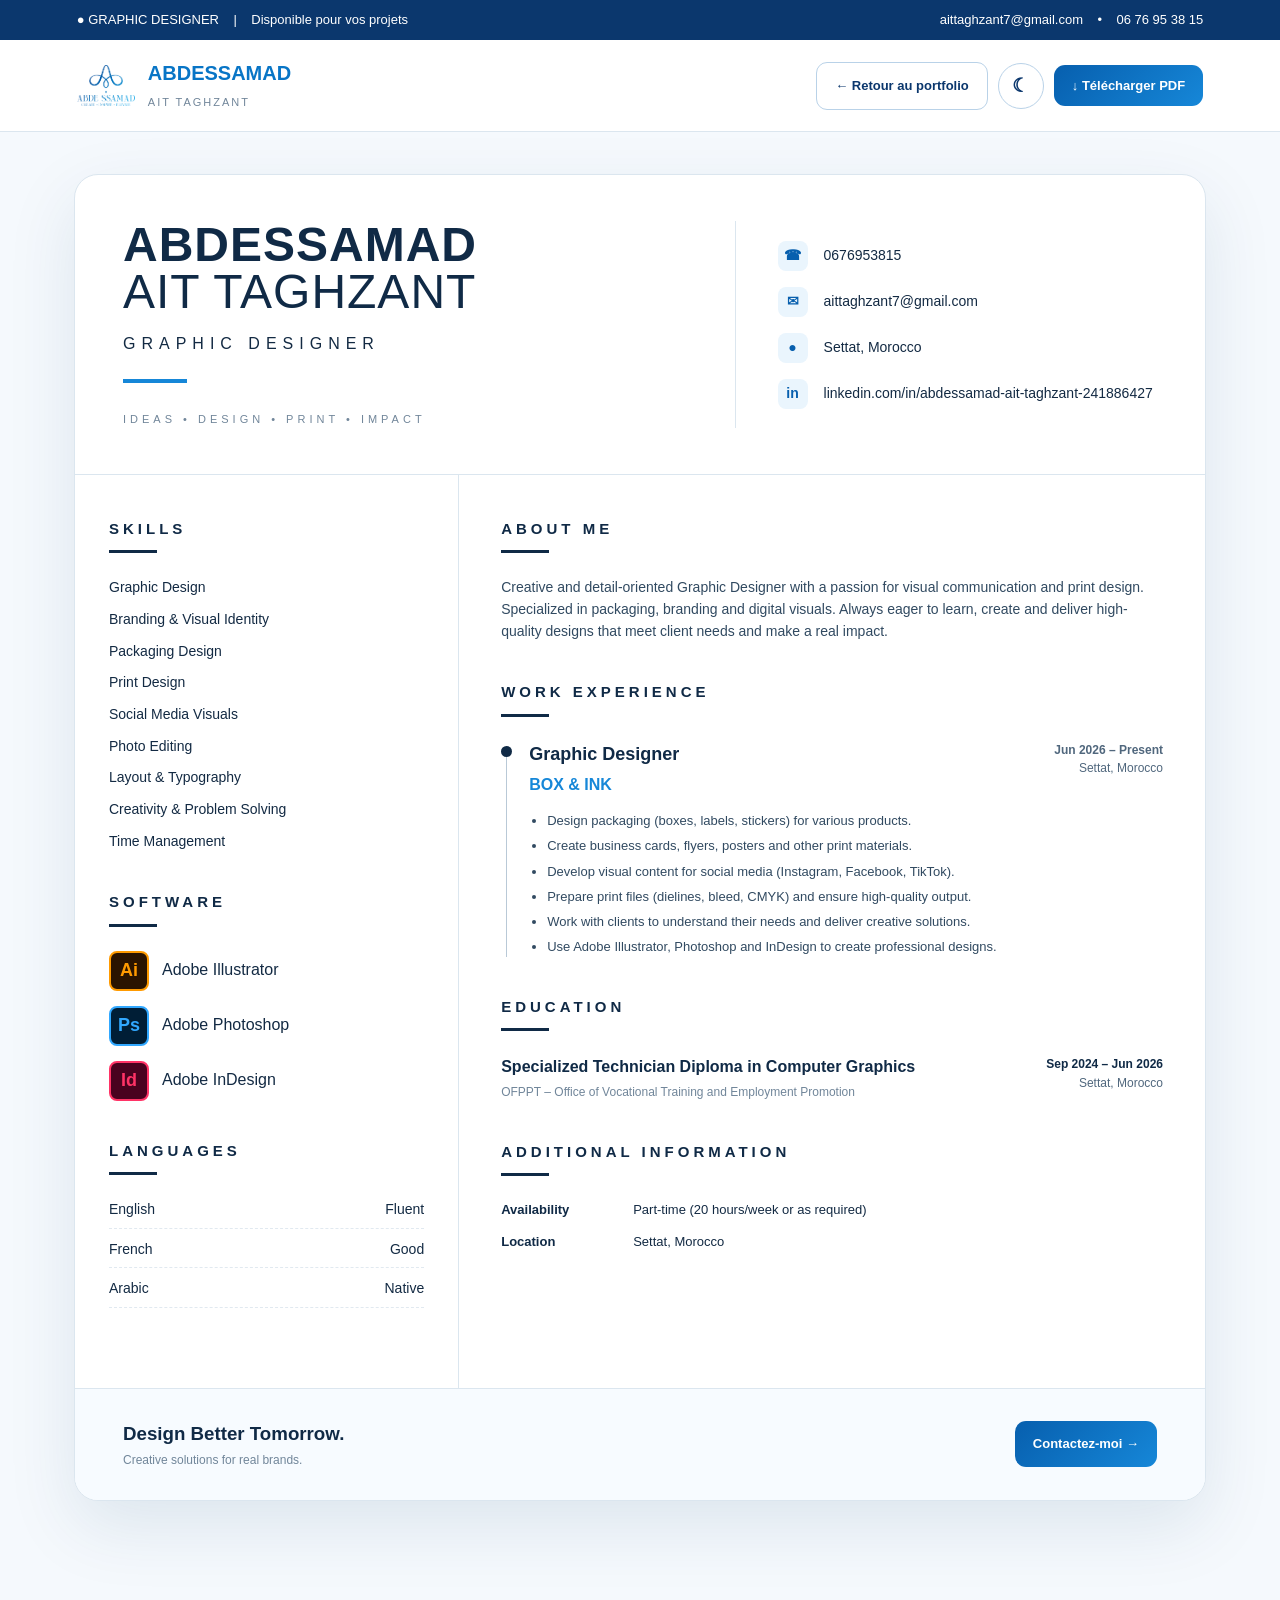
<file: cv.html>
<!DOCTYPE html>
<html lang="fr">
<head>
<meta charset="UTF-8">
<meta name="viewport" content="width=device-width, initial-scale=1.0">
<title>CV — Abdessamad Ait Taghzant</title>
<link rel="icon" href="my logo white.png">
<style>
*{box-sizing:border-box;margin:0;padding:0}
:root{
  --navy:#07182a; --navy2:#0c2239; --blue:#1687d8;
  --text:#132a43; --muted:#64788d; --line:#dbe6ef; --bg:#f5f9fd; --card:#fff;
}
html{scroll-behavior:smooth}
body{font-family:Arial,Helvetica,sans-serif;background:var(--bg);color:var(--text);line-height:1.55}
a{text-decoration:none;color:inherit}
.topbar{background:#0b376d;color:#fff;padding:10px 6%;display:flex;justify-content:space-between;font-size:13px}
nav{height:92px;background:#fff;border-bottom:1px solid var(--line);display:flex;align-items:center;justify-content:space-between;padding:0 6%;position:sticky;top:0;z-index:20}
.brand{display:flex;align-items:center;gap:13px}
.brand img{width:58px;height:58px;object-fit:contain}
.brand strong{display:block;color:#0875c6;font-size:20px}
.brand span{font-size:11px;letter-spacing:2px;color:#71869a}
.nav-actions{display:flex;gap:10px;align-items:center}
.btn{display:inline-flex;align-items:center;justify-content:center;padding:13px 18px;border-radius:11px;border:1px solid #b9d2e8;background:#fff;color:#0b376d;font-weight:800;font-size:13px}
.btn.primary{background:linear-gradient(135deg,#075fae,#1687d8);color:#fff;border:none}
.page{max-width:1180px;margin:42px auto;padding:0 24px 60px}
.cv{background:var(--card);border:1px solid var(--line);border-radius:24px;overflow:hidden;box-shadow:0 25px 70px rgba(7,54,100,.10)}
.cv-head{padding:46px 48px;display:grid;grid-template-columns:1.15fr .85fr;gap:40px;border-bottom:1px solid var(--line)}
.name h1{font-size:48px;line-height:.98;color:#102a46;letter-spacing:1px}
.name h1 span{font-weight:400}
.name h2{margin-top:17px;font-size:16px;letter-spacing:6px;font-weight:500}
.tagline{margin-top:28px;color:#71869a;letter-spacing:4px;font-size:11px}
.blue-line{width:64px;height:4px;background:var(--blue);margin-top:22px}
.contact{border-left:1px solid var(--line);padding-left:42px;display:grid;gap:16px;align-content:center}
.contact-row{display:grid;grid-template-columns:34px 1fr;align-items:center;gap:12px;font-size:14px}
.icon{width:30px;height:30px;border-radius:8px;background:#eaf5fd;color:#075fae;display:flex;align-items:center;justify-content:center;font-weight:900}
.cv-body{display:grid;grid-template-columns:34% 66%}
.sidebar{padding:42px 34px;border-right:1px solid var(--line)}
.main{padding:42px 42px}
.section{margin-bottom:38px}
.section-title{font-size:15px;letter-spacing:4px;text-transform:uppercase;color:#102a46;font-weight:900;margin-bottom:24px}
.section-title:after{content:"";display:block;width:48px;height:3px;background:#102a46;margin-top:10px}
.list{display:grid;gap:10px;font-size:14px}
.software{display:grid;gap:15px}
.software-item{display:flex;align-items:center;gap:13px}
.app{width:40px;height:40px;border-radius:8px;display:flex;align-items:center;justify-content:center;font-weight:900;font-size:18px;border:2px solid currentColor}
.ai{background:#2b1400;color:#ff9a00}.ps{background:#001e36;color:#31a8ff}.id{background:#49021f;color:#ff3366}
.lang{display:flex;justify-content:space-between;gap:15px;border-bottom:1px dashed #e1e9f0;padding-bottom:7px}
.about{font-size:14px;color:#314a61}
.timeline{position:relative;padding-left:28px}
.timeline:before{content:"";position:absolute;left:5px;top:8px;bottom:0;width:1px;background:#b9c9d7}
.timeline:after{content:"";position:absolute;left:0;top:5px;width:11px;height:11px;border-radius:50%;background:#102a46}
.role-head{display:flex;justify-content:space-between;gap:20px;align-items:flex-start}
.role h3{font-size:18px;color:#102a46}
.role .company{color:#1687d8;font-weight:800;margin:4px 0 14px}
.date{text-align:right;font-size:12px;color:#50677d;white-space:nowrap}
.bullets{padding-left:18px;font-size:13px;color:#314a61;display:grid;gap:5px}
.edu{display:flex;justify-content:space-between;gap:20px}
.edu strong{color:#102a46}
.small{font-size:12px;color:#71869a;margin-top:3px}
.additional{display:grid;grid-template-columns:120px 1fr;gap:12px;font-size:13px}
.additional strong{color:#102a46}
.bottom-cta{padding:30px 48px;background:#f7fbff;border-top:1px solid var(--line);display:flex;justify-content:space-between;align-items:center;gap:20px}
.bottom-cta h3{color:#102a46}
@media(max-width:800px){
 .topbar{display:none} nav{height:auto;padding:15px 20px}.brand strong{font-size:16px}
 .nav-actions .home-label{display:none}.page{margin-top:20px;padding:0 12px 30px}
 .cv-head,.cv-body{grid-template-columns:1fr}.cv-head{padding:32px 25px}.name h1{font-size:36px}
 .contact{border-left:0;border-top:1px solid var(--line);padding:25px 0 0}
 .sidebar{border-right:0;border-bottom:1px solid var(--line);padding:30px 25px}.main{padding:30px 25px}
 .role-head,.edu,.bottom-cta{flex-direction:column}.date{text-align:left}
}
@media print{
 body{background:#fff}.topbar,nav,.bottom-cta{display:none}.page{margin:0;max-width:none;padding:0}.cv{border:0;border-radius:0;box-shadow:none}
}

/* =========================
   DARK MODE
========================= */
body.dark-mode{
  --navy:#eaf4ff;
  --navy2:#0c2239;
  --blue:#31a7ff;
  --text:#eef6ff;
  --muted:#a9bdd0;
  --line:#1f3a55;
  --bg:#07111d;
  --card:#0d1d31;
  background:#07111d;
  color:#eef6ff;
}

body.dark-mode nav{
  background:#091827;
  border-color:#1f3a55;
}

body.dark-mode .brand strong{
  color:#31a7ff;
}

body.dark-mode .brand span,
body.dark-mode .tagline,
body.dark-mode .small,
body.dark-mode .date{
  color:#a9bdd0;
}

body.dark-mode .cv{
  background:#0d1d31;
  border-color:#1f3a55;
  box-shadow:0 25px 70px rgba(0,0,0,.35);
}

body.dark-mode .cv-head,
body.dark-mode .sidebar,
body.dark-mode .bottom-cta{
  border-color:#1f3a55;
}

body.dark-mode .sidebar,
body.dark-mode .main{
  background:#0d1d31;
}

body.dark-mode .name h1,
body.dark-mode .name h2,
body.dark-mode .section-title,
body.dark-mode .role h3,
body.dark-mode .edu strong,
body.dark-mode .additional strong,
body.dark-mode .bottom-cta h3{
  color:#ffffff;
}

body.dark-mode .section-title:after{
  background:#31a7ff;
}

body.dark-mode .about,
body.dark-mode .bullets,
body.dark-mode .list,
body.dark-mode .software-item,
body.dark-mode .additional{
  color:#d7e4ef;
}

body.dark-mode .contact{
  border-color:#1f3a55;
}

body.dark-mode .contact-row{
  color:#eef6ff;
}

body.dark-mode .icon{
  background:#102b45;
  color:#7bc7ff;
}

body.dark-mode .lang{
  border-color:#244766;
}

body.dark-mode .timeline:before{
  background:#35536e;
}

body.dark-mode .timeline:after{
  background:#31a7ff;
}

body.dark-mode .bottom-cta{
  background:#091827;
}

body.dark-mode .btn{
  background:#10243a;
  color:#ffffff;
  border-color:#2d4d69;
}

body.dark-mode .btn:hover{
  border-color:#31a7ff;
}

body.dark-mode .btn.primary{
  background:linear-gradient(135deg,#075fae,#1687d8);
  color:#fff;
  border:none;
}

/* Theme button */
.theme-toggle-cv{
  width:46px;
  height:46px;
  border-radius:50%;
  border:1px solid #b9d2e8;
  background:#fff;
  color:#0b376d;
  cursor:pointer;
  display:inline-flex;
  align-items:center;
  justify-content:center;
  font-size:19px;
  font-weight:800;
  transition:.25s ease;
}

.theme-toggle-cv:hover{
  transform:translateY(-2px);
  box-shadow:0 8px 22px rgba(7,95,174,.16);
}

body.dark-mode .theme-toggle-cv{
  background:#10243a;
  color:#7bc7ff;
  border-color:#2d4d69;
}

@media print{
  body.dark-mode,
  body.dark-mode .cv,
  body.dark-mode .sidebar,
  body.dark-mode .main{
    background:#fff !important;
    color:#132a43 !important;
  }

  body.dark-mode .name h1,
  body.dark-mode .name h2,
  body.dark-mode .section-title,
  body.dark-mode .role h3,
  body.dark-mode .edu strong,
  body.dark-mode .additional strong{
    color:#102a46 !important;
  }

  body.dark-mode .about,
  body.dark-mode .bullets,
  body.dark-mode .list,
  body.dark-mode .software-item,
  body.dark-mode .additional{
    color:#314a61 !important;
  }
}


.contact-row a{
  color:inherit;
  text-decoration:none;
  word-break:break-word;
}
.contact-row a:hover{
  color:#1687d8;
  text-decoration:underline;
}
body.dark-mode .contact-row a:hover{
  color:#31a7ff;
}

</style>
</head>
<body>
<div class="topbar">
  <span>● GRAPHIC DESIGNER &nbsp;&nbsp; | &nbsp;&nbsp; Disponible pour vos projets</span>
  <span>aittaghzant7@gmail.com &nbsp;&nbsp; • &nbsp;&nbsp; 06 76 95 38 15</span>
</div>

<nav>
  <a class="brand" href="index.html">
    <img src="my logo.png" alt="Logo Abdessamad">
    <div><strong>ABDESSAMAD</strong><span>AIT TAGHZANT</span></div>
  </a>
  <div class="nav-actions">
    <a class="btn" href="index.html"><span class="home-label">← Retour au portfolio</span></a>
        <button class="theme-toggle-cv" id="cvThemeToggle" type="button" aria-label="Changer le thème">☾</button>
<button class="btn primary" onclick="window.print()">↓ Télécharger PDF</button>
  </div>
</nav>

<main class="page">
<section class="cv">
  <div class="cv-head">
    <div class="name">
      <h1>ABDESSAMAD<br><span>AIT TAGHZANT</span></h1>
      <h2>GRAPHIC DESIGNER</h2>
      <div class="blue-line"></div>
      <div class="tagline">IDEAS • DESIGN • PRINT • IMPACT</div>
    </div>
    <div class="contact">
      <div class="contact-row"><div class="icon">☎</div><div>0676953815</div></div>
      <div class="contact-row"><div class="icon">✉</div><div>aittaghzant7@gmail.com</div></div>
      <div class="contact-row"><div class="icon">●</div><div>Settat, Morocco</div></div>
      <div class="contact-row"><div class="icon">in</div><div><a href="https://www.linkedin.com/in/abdessamad-ait-taghzant-241886427/?lipi=urn%3Ali%3Apage%3Ad_flagship3_profile_view_base_contact_details%3BzX96hMy0TAOJxktWUvxLNA%3D%3D" target="_blank" rel="noopener noreferrer">linkedin.com/in/abdessamad-ait-taghzant-241886427</a></div></div>
    </div>
  </div>

  <div class="cv-body">
    <aside class="sidebar">
      <div class="section">
        <div class="section-title">Skills</div>
        <div class="list">
          <span>Graphic Design</span><span>Branding & Visual Identity</span>
          <span>Packaging Design</span><span>Print Design</span>
          <span>Social Media Visuals</span><span>Photo Editing</span>
          <span>Layout & Typography</span><span>Creativity & Problem Solving</span>
          <span>Time Management</span>
        </div>
      </div>

      <div class="section">
        <div class="section-title">Software</div>
        <div class="software">
          <div class="software-item"><div class="app ai">Ai</div><span>Adobe Illustrator</span></div>
          <div class="software-item"><div class="app ps">Ps</div><span>Adobe Photoshop</span></div>
          <div class="software-item"><div class="app id">Id</div><span>Adobe InDesign</span></div>
        </div>
      </div>

      <div class="section">
        <div class="section-title">Languages</div>
        <div class="list">
          <div class="lang"><span>English</span><span>Fluent</span></div>
          <div class="lang"><span>French</span><span>Good</span></div>
          <div class="lang"><span>Arabic</span><span>Native</span></div>
        </div>
      </div>
    </aside>

    <div class="main">
      <div class="section">
        <div class="section-title">About Me</div>
        <p class="about">Creative and detail-oriented Graphic Designer with a passion for visual communication and print design. Specialized in packaging, branding and digital visuals. Always eager to learn, create and deliver high-quality designs that meet client needs and make a real impact.</p>
      </div>

      <div class="section">
        <div class="section-title">Work Experience</div>
        <div class="timeline">
          <div class="role-head">
            <div class="role"><h3>Graphic Designer</h3><div class="company">BOX & INK</div></div>
            <div class="date"><strong>Jun 2026 – Present</strong><br>Settat, Morocco</div>
          </div>
          <ul class="bullets">
            <li>Design packaging (boxes, labels, stickers) for various products.</li>
            <li>Create business cards, flyers, posters and other print materials.</li>
            <li>Develop visual content for social media (Instagram, Facebook, TikTok).</li>
            <li>Prepare print files (dielines, bleed, CMYK) and ensure high-quality output.</li>
            <li>Work with clients to understand their needs and deliver creative solutions.</li>
            <li>Use Adobe Illustrator, Photoshop and InDesign to create professional designs.</li>
          </ul>
        </div>
      </div>

      <div class="section">
        <div class="section-title">Education</div>
        <div class="edu">
          <div>
            <strong>Specialized Technician Diploma in Computer Graphics</strong>
            <div class="small">OFPPT – Office of Vocational Training and Employment Promotion</div>
          </div>
          <div class="date"><strong>Sep 2024 – Jun 2026</strong><br>Settat, Morocco</div>
        </div>
      </div>

      <div class="section">
        <div class="section-title">Additional Information</div>
        <div class="additional">
          <strong>Availability</strong><span>Part-time (20 hours/week or as required)</span>
          <strong>Location</strong><span>Settat, Morocco</span>
        </div>
      </div>
    </div>
  </div>

  <div class="bottom-cta">
    <div><h3>Design Better Tomorrow.</h3><div class="small">Creative solutions for real brands.</div></div>
    <a class="btn primary" href="mailto:aittaghzant7@gmail.com">Contactez-moi →</a>
  </div>
</section>
</main>

<script>
const cvThemeToggle = document.getElementById("cvThemeToggle");

const savedCvTheme =
  localStorage.getItem("portfolio-theme");

if(savedCvTheme === "dark"){
  document.body.classList.add("dark-mode");
}

function updateCvThemeIcon(){
  if(!cvThemeToggle) return;

  cvThemeToggle.textContent =
    document.body.classList.contains("dark-mode")
    ? "☀"
    : "☾";
}

updateCvThemeIcon();

if(cvThemeToggle){
  cvThemeToggle.addEventListener("click", function(){

    document.body.classList.toggle("dark-mode");

    localStorage.setItem(
      "portfolio-theme",
      document.body.classList.contains("dark-mode")
      ? "dark"
      : "light"
    );

    updateCvThemeIcon();
  });
}
</script>

</body>
</html>
</file>
